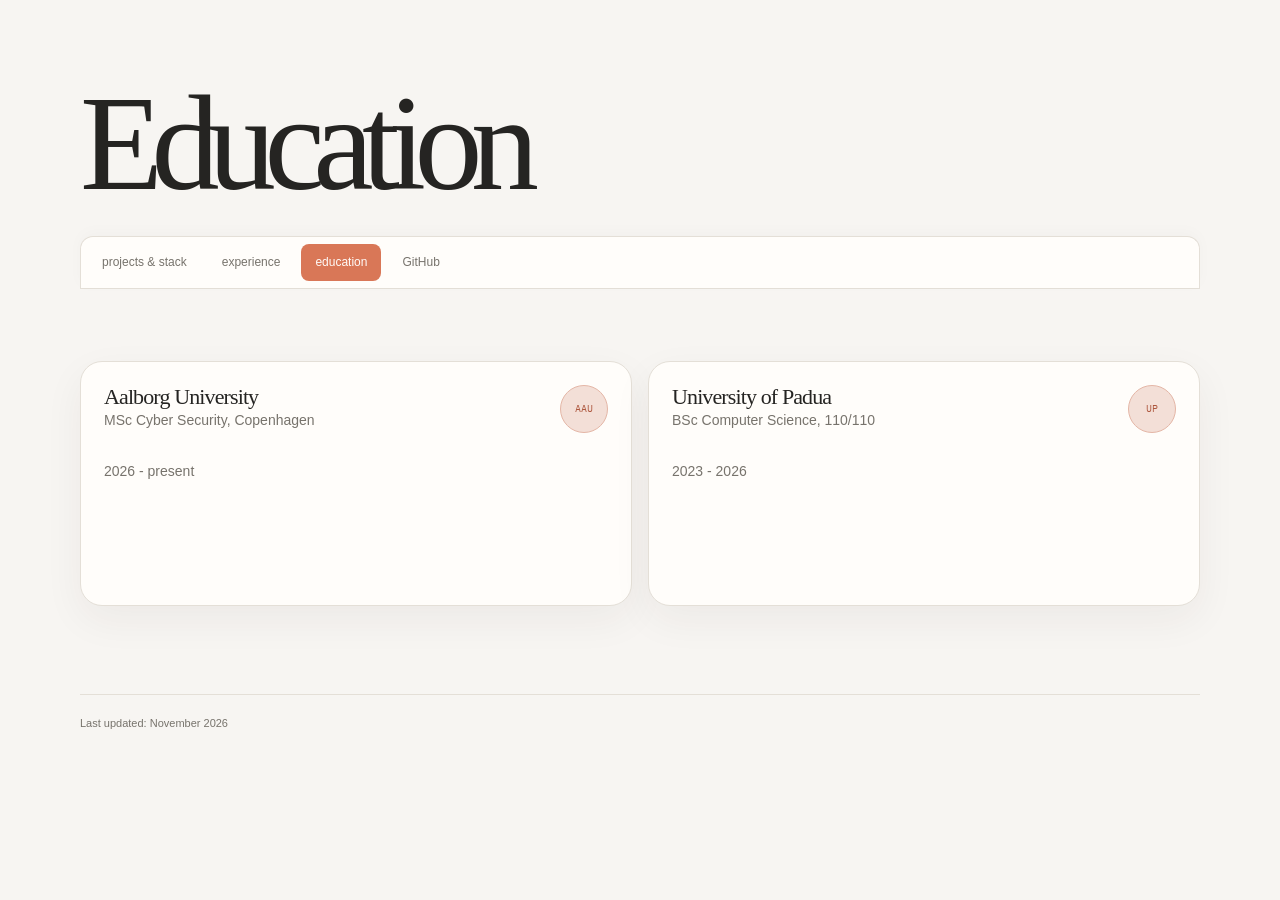
<file: education.html>
<!DOCTYPE html>
<html lang="en">
<head>
    <meta charset="UTF-8">
    <meta name="viewport" content="width=device-width, initial-scale=1.0">
    <title>blavkice | education</title>
    <link href="https://fonts.googleapis.com/css2?family=IBM+Plex+Mono:wght@400;500;600;700&display=swap" rel="stylesheet">
    <link rel="stylesheet" href="style.css">
</head>
<body>
    <div class="page">
        <header class="hero hero--single">
            <div class="hero__content">
                <h1 class="hero__title">Education</h1>
                <div class="hero__actions">
                    <a class="button" href="index.html">projects &amp; stack</a>
                    <a class="button" href="experience.html">experience</a>
                    <a class="button button--active" href="education.html">education</a>
                    <a class="button" href="https://github.com/blavkice" target="_blank">GitHub</a>
                </div>
            </div>
        </header>
        <main>
            <section class="section">
                <div class="projects-grid">
                    <article class="project-card">
                        <div class="project-card__header">
                            <div>
                                <h3 class="project-card__title">Aalborg University</h3>
                                <p class="project-card__desc">MSc Cyber Security, Copenhagen</p>
                            </div>
                            <div class="badge">AAU</div>
                        </div>
                        <p class="project-card__desc">2026 - present</p>
                    </article>
                    <article class="project-card">
                        <div class="project-card__header">
                            <div>
                                <h3 class="project-card__title">University of Padua</h3>
                                <p class="project-card__desc">BSc Computer Science, 110/110</p>
                            </div>
                            <div class="badge">UP</div>
                        </div>
                        <p class="project-card__desc">2023 - 2026</p>
                    </article>
                </div>
            </section>
        </main>
        <footer class="footer">
            <p>Last updated: November 2026</p>
        </footer>
    </div>
</body>
</html>
</file>
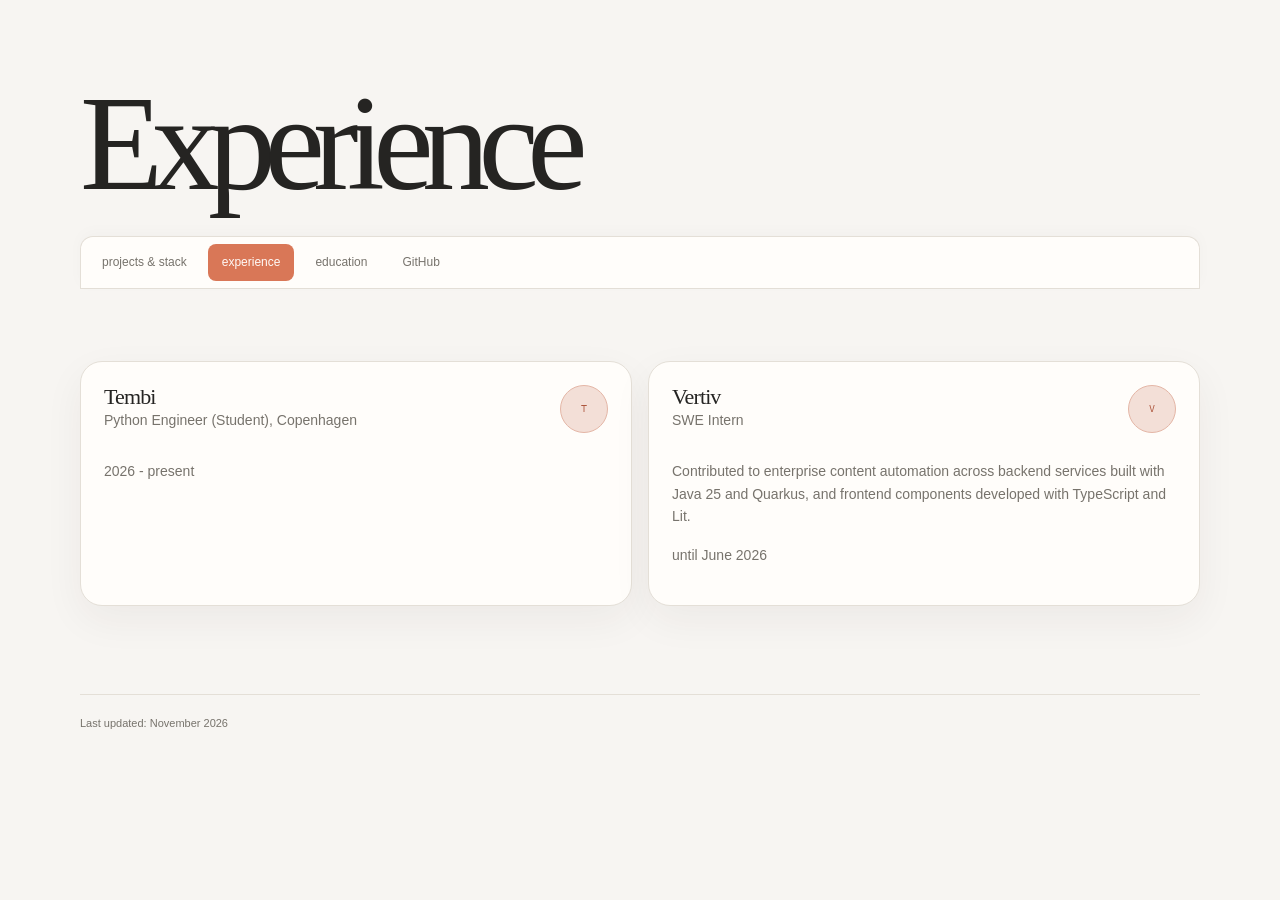
<file: experience.html>
<!DOCTYPE html>
<html lang="en">
<head>
    <meta charset="UTF-8">
    <meta name="viewport" content="width=device-width, initial-scale=1.0">
    <title>blavkice | experience</title>
    <link href="https://fonts.googleapis.com/css2?family=IBM+Plex+Mono:wght@400;500;600;700&display=swap" rel="stylesheet">
    <link rel="stylesheet" href="style.css">
</head>
<body>
    <div class="page">
        <header class="hero hero--single">
            <div class="hero__content">
                <h1 class="hero__title">Experience</h1>
                <div class="hero__actions">
                    <a class="button" href="index.html">projects &amp; stack</a>
                    <a class="button button--active" href="experience.html">experience</a>
                    <a class="button" href="education.html">education</a>
                    <a class="button" href="https://github.com/blavkice" target="_blank">GitHub</a>
                </div>
            </div>
        </header>
        <main>
            <section class="section">
                <div class="projects-grid">
                    <article class="project-card">
                        <div class="project-card__header">
                            <div>
                                <h3 class="project-card__title">Tembi</h3>
                                <p class="project-card__desc">Python Engineer (Student), Copenhagen</p>
                            </div>
                            <div class="badge">T</div>
                        </div>
                        <p class="project-card__desc">2026 - present</p>
                    </article>
                    <article class="project-card">
                        <div class="project-card__header">
                            <div>
                                <h3 class="project-card__title">Vertiv</h3>
                                <p class="project-card__desc">SWE Intern</p>
                            </div>
                            <div class="badge">V</div>
                        </div>
                        <p class="project-card__desc">Contributed to enterprise content automation across backend services built with Java 25 and Quarkus, and frontend components developed with TypeScript and Lit.</p>
                        <p class="project-card__desc">until June 2026</p>
                    </article>
                </div>
            </section>
        </main>
        <footer class="footer">            
            <p>Last updated: November 2026</p>
        </footer>
    </div>
</body>
</html>
</file>
<file: style.css>
:root {
    --bg: #f7f5f2;
    --surface: rgba(255, 253, 250, .84);
    --surface-solid: #fffdfa;
    --ink: #252422;
    --muted: #77736c;
    --line: #e4dfd7;
    --accent: #d97757;
    --accent-dark: #ad563d;
    --accent-soft: #f3dfd7;
    --mono: 'IBM Plex Mono', monospace;
    --display: 'TT Ramillas', 'Iowan Old Style', Baskerville, Georgia, serif;
    --radius-lg: 22px;
    --radius-md: 13px;
    --shadow: 0 14px 40px rgba(47, 40, 32, .055);
}

*, *::before, *::after { box-sizing: border-box; }

html { scroll-behavior: smooth; background: var(--bg); }

body {
    margin: 0;
    background: var(--bg);
    color: var(--ink);
    font-family: -apple-system, BlinkMacSystemFont, "Helvetica Neue", Arial, sans-serif;
    font-size: 15px;
    line-height: 1.6;
    -webkit-font-smoothing: antialiased;
}

a { color: inherit; }
a:hover, a:focus { color: var(--accent-dark); }

.skip-link {
    position: absolute;
    top: -100%;
    left: 18px;
    z-index: 100;
    padding: 8px 14px;
    border-radius: 0 0 9px 9px;
    background: var(--ink);
    color: #fff;
}

.skip-link:focus { top: 0; }

.page {
    width: min(1120px, calc(100% - 48px));
    min-height: 100vh;
    margin: 0 auto;
    padding: 34px 0 28px;
}

.hero {
    position: relative;
    display: block;
    padding: 50px 0 0;
    margin-bottom: 72px;
    border-bottom: 1px solid var(--line);
}

.hero--single { padding-bottom: 0; }
.hero--single .hero__title { margin-bottom: 32px; }
.hero__content { display: block; }

.hero__title {
    margin: 0;
    color: var(--ink);
    font-family: var(--display);
    font-size: clamp(4rem, 11vw, 8.5rem);
    font-weight: 400;
    letter-spacing: -.085em;
    line-height: .88;
}

.hero__title::before { content: none; }

.hero__title::after { content: none; }

.hero__subtitle {
    max-width: 570px;
    margin: 30px 0 38px;
    color: var(--muted);
    font-size: 17px;
    letter-spacing: -.02em;
}

.hero__actions {
    display: flex;
    flex-wrap: wrap;
    gap: 7px;
    margin: 0;
    padding: 7px;
    background: var(--surface-solid);
    border: 1px solid var(--line);
    border-bottom: 0;
    border-radius: var(--radius-md) var(--radius-md) 0 0;
    box-shadow: 0 -4px 15px rgba(47, 40, 32, .025);
}

.button {
    display: inline-block;
    padding: 8px 13px;
    border: 1px solid transparent;
    border-radius: 8px;
    background: transparent;
    color: var(--muted);
    font-size: 12px;
    text-decoration: none;
    transition: background .2s ease, color .2s ease, transform .2s ease;
}

.button:hover, .button:focus {
    background: var(--accent-soft);
    color: var(--accent-dark);
    transform: translateY(-1px);
}

.button--active { background: var(--accent); color: #fffaf7; }
.button--active:hover, .button--active:focus { background: var(--accent-dark); color: #fffaf7; }

.section { margin-top: 0; }

.section__header {
    display: flex;
    justify-content: space-between;
    align-items: baseline;
    gap: 20px;
    margin-bottom: 22px;
}

.section__title {
    margin: 0;
    color: var(--ink);
    font-family: var(--display);
    font-size: 32px;
    font-weight: 400;
    letter-spacing: -.05em;
    line-height: 1;
}

.section__title::before { content: none; }
.section__desc { margin: 0; color: var(--muted); font-size: 12px; }

.projects-grid {
    display: grid;
    grid-template-columns: repeat(auto-fit, minmax(280px, 1fr));
    gap: 16px;
}

.project-card {
    display: flex;
    flex-direction: column;
    min-height: 245px;
    padding: 23px;
    background: var(--surface-solid);
    border: 1px solid var(--line);
    border-radius: var(--radius-lg);
    box-shadow: var(--shadow);
    transition: transform .25s ease, box-shadow .25s ease, border-color .25s ease;
}

.project-card:hover {
    transform: translateY(-4px);
    border-color: #e1b5a5;
    box-shadow: 0 20px 50px rgba(47, 40, 32, .1);
}

.project-card__header {
    display: flex;
    justify-content: space-between;
    align-items: flex-start;
    gap: 14px;
    margin-bottom: 13px;
}

.project-card__title {
    margin: 0;
    color: var(--ink);
    font-family: var(--display);
    font-size: 22px;
    font-weight: 400;
    letter-spacing: -.04em;
    line-height: 1.1;
}

.project-card__title a { text-decoration: none; }
.project-card__title a:hover { color: var(--accent-dark); }

.project-card__langs { display: flex; flex-shrink: 0; gap: 8px; padding-top: 2px; }
.project-card__langs img { width: 20px; height: 20px; object-fit: contain; }

.project-card__desc { margin: 0 0 16px; color: var(--muted); font-size: 14px; }
.project-card__link { margin-top: auto; color: var(--accent-dark); font-size: 12px; text-decoration: none; }
.project-card__link::after { content: '  ↗'; }
.project-card__link:hover { text-decoration: underline; }

.project-card--featured {
    grid-column: 1 / -1;
    display: grid;
    grid-template-columns: minmax(0, 1.6fr) minmax(0, 1fr);
    gap: 26px;
    align-items: stretch;
    padding: 14px;
}

.project-card__shot {
    display: block;
    overflow: hidden;
    border-radius: calc(var(--radius-lg) - 8px);
    border: 1px solid var(--line);
    background: #2a1a2e;
}

.project-card__shot img {
    display: block;
    width: 100%;
    height: 100%;
    object-fit: cover;
    transition: transform .5s ease;
}

.project-card--featured:hover .project-card__shot img { transform: scale(1.02); }

.project-card__body {
    display: flex;
    flex-direction: column;
    padding: 12px 12px 10px 0;
}

.stack-section { margin-top: 64px; }

.stack-section__title {
    margin: 0 0 16px;
    color: var(--muted);
    font-family: var(--mono);
    font-size: 11px;
    font-weight: 500;
    letter-spacing: .1em;
    text-transform: uppercase;
}

.stack-grid { display: grid; grid-template-columns: repeat(auto-fit, minmax(160px, 1fr)); gap: 9px; }

.logo-card {
    display: flex;
    align-items: center;
    gap: 9px;
    padding: 10px 12px;
    background: transparent;
    border: 1px solid var(--line);
    border-radius: var(--radius-md);
    color: var(--muted);
    font-size: 12px;
    transition: background .2s ease, border-color .2s ease;
}

.logo-card:hover { background: var(--surface-solid); border-color: #e1b5a5; }
.logo-card__icon { width: 23px; height: 23px; display: flex; align-items: center; justify-content: center; }
.logo-card__icon img { width: 19px; height: 19px; object-fit: contain; }

.badge {
    min-width: 48px;
    height: 48px;
    display: grid;
    place-items: center;
    border: 1px solid #e4b6a6;
    border-radius: 50%;
    background: var(--accent-soft);
    color: var(--accent-dark);
    font-family: var(--mono);
    font-size: 10px;
}

.footer { margin-top: 88px; padding: 20px 0 5px; border-top: 1px solid var(--line); color: var(--muted); font-size: 11px; }
.footer p { margin: 0; }

@media (max-width: 700px) {
    .page { width: min(100% - 30px, 1120px); padding-top: 20px; }
    .hero { padding-top: 42px; margin-bottom: 50px; }
    .hero__title { font-size: clamp(3.3rem, 18vw, 5rem); letter-spacing: -.07em; }
    .hero__subtitle { margin-top: 23px; font-size: 15px; }
    .section__header { display: block; }
    .section__desc { margin-top: 7px; }
    .project-card { min-height: 220px; padding: 20px; }
    .project-card--featured { grid-template-columns: 1fr; gap: 18px; padding: 12px; }
    .project-card__body { padding: 4px 8px 8px; }
}
</file>
